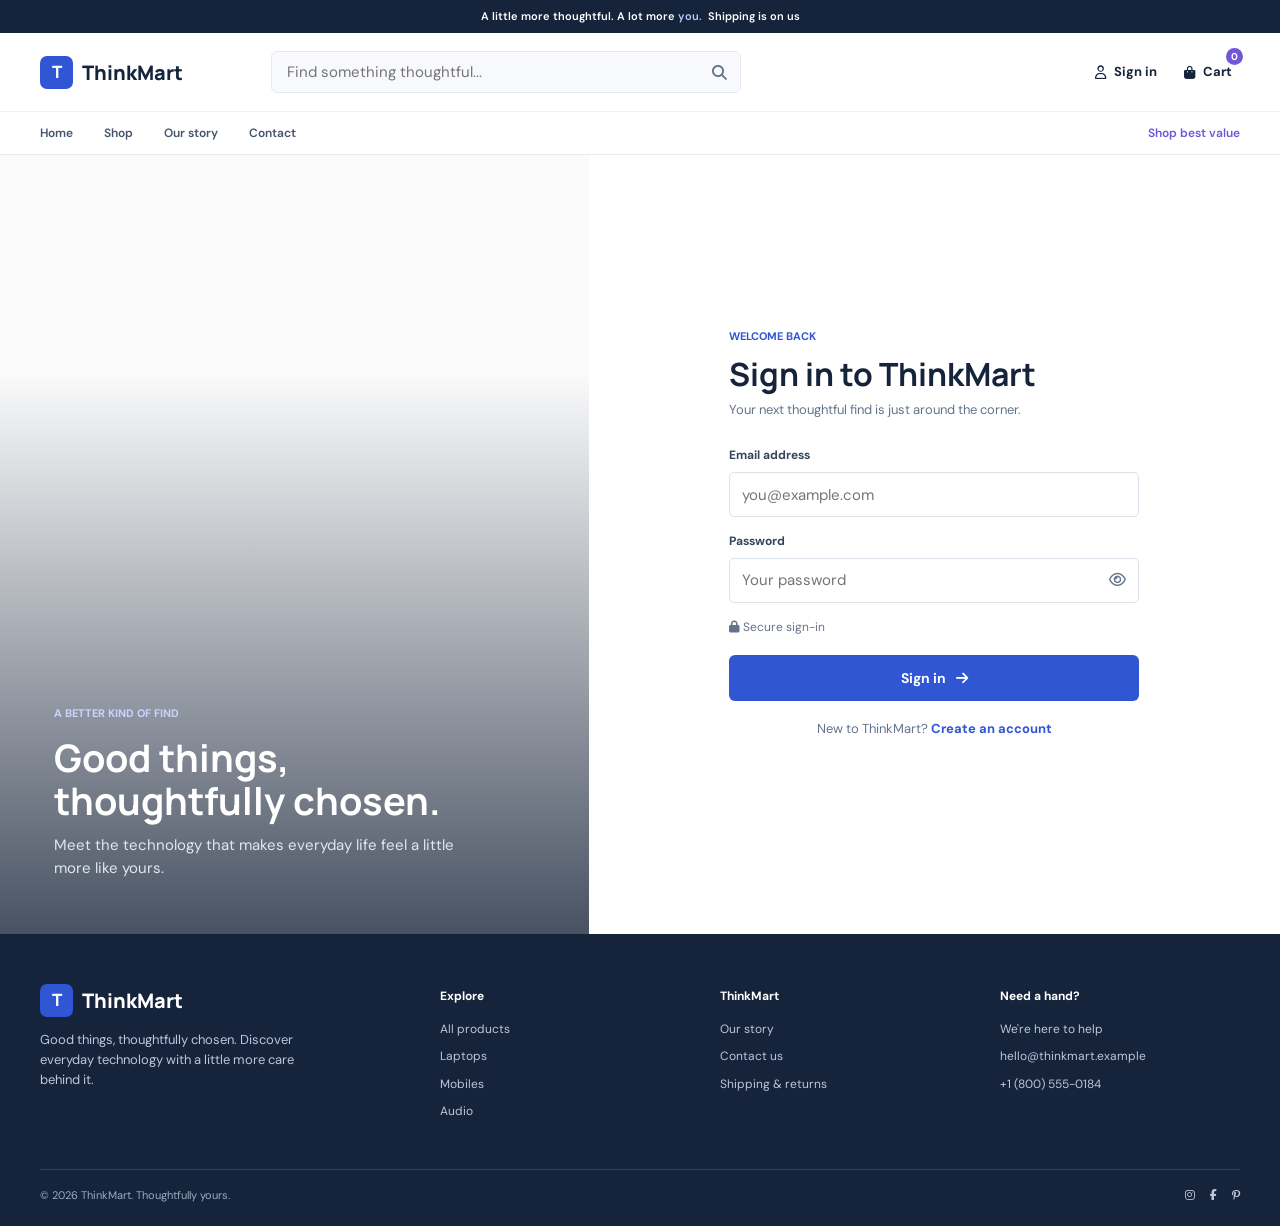
<file: frontend/index.html>
<!doctype html>
<html lang="en">
<head>
  <meta charset="utf-8">
  <meta name="viewport" content="width=device-width, initial-scale=1">
  <meta name="theme-color" content="#ffffff">
  <title>Sign in | ThinkMart</title>
  <link rel="icon" href="assets/thinkmart-mark.svg" type="image/svg+xml">
  <link rel="stylesheet" href="https://cdnjs.cloudflare.com/ajax/libs/font-awesome/6.7.2/css/all.min.css">
  <link rel="stylesheet" href="styles/main.css">
</head>
<body data-page="login">
  <div class="site-shell"><div data-app-header></div>
    <main class="site-main auth-layout">
      <aside class="auth-visual"><div class="auth-visual-copy"><span class="eyebrow" style="color:#c7d4ff">A better kind of find</span><h2>Good things, thoughtfully chosen.</h2><p>Meet the technology that makes everyday life feel a little more like yours.</p></div></aside>
      <section class="auth-form-side"><div class="auth-card">
        <span class="eyebrow">Welcome back</span><h1>Sign in to ThinkMart</h1><p>Your next thoughtful find is just around the corner.</p>
        <form class="form-stack" data-login-form>
          <div class="form-message" data-form-message role="alert"></div>
          <div class="field"><label for="login-email">Email address</label><input id="login-email" name="email" type="email" autocomplete="email" placeholder="you@example.com" required></div>
          <div class="field"><label for="login-password">Password</label><div class="password-wrap"><input id="login-password" name="password" type="password" autocomplete="current-password" placeholder="Your password" required><button class="password-toggle" type="button" data-password-toggle="login-password" aria-label="Show password"><i class="fa-regular fa-eye"></i></button></div></div>
          <div class="form-options"><span><i class="fa-solid fa-lock"></i> Secure sign-in</span></div>
          <button class="button form-submit" type="submit">Sign in <i class="fa-solid fa-arrow-right"></i></button>
        </form>
        <p class="auth-switch">New to ThinkMart? <a href="Register-Page.html">Create an account</a></p>
      </div></section>
    </main>
    <div data-app-footer></div>
  </div>
  <script src="js/app.js" defer></script>
</body>
</html>
</file>
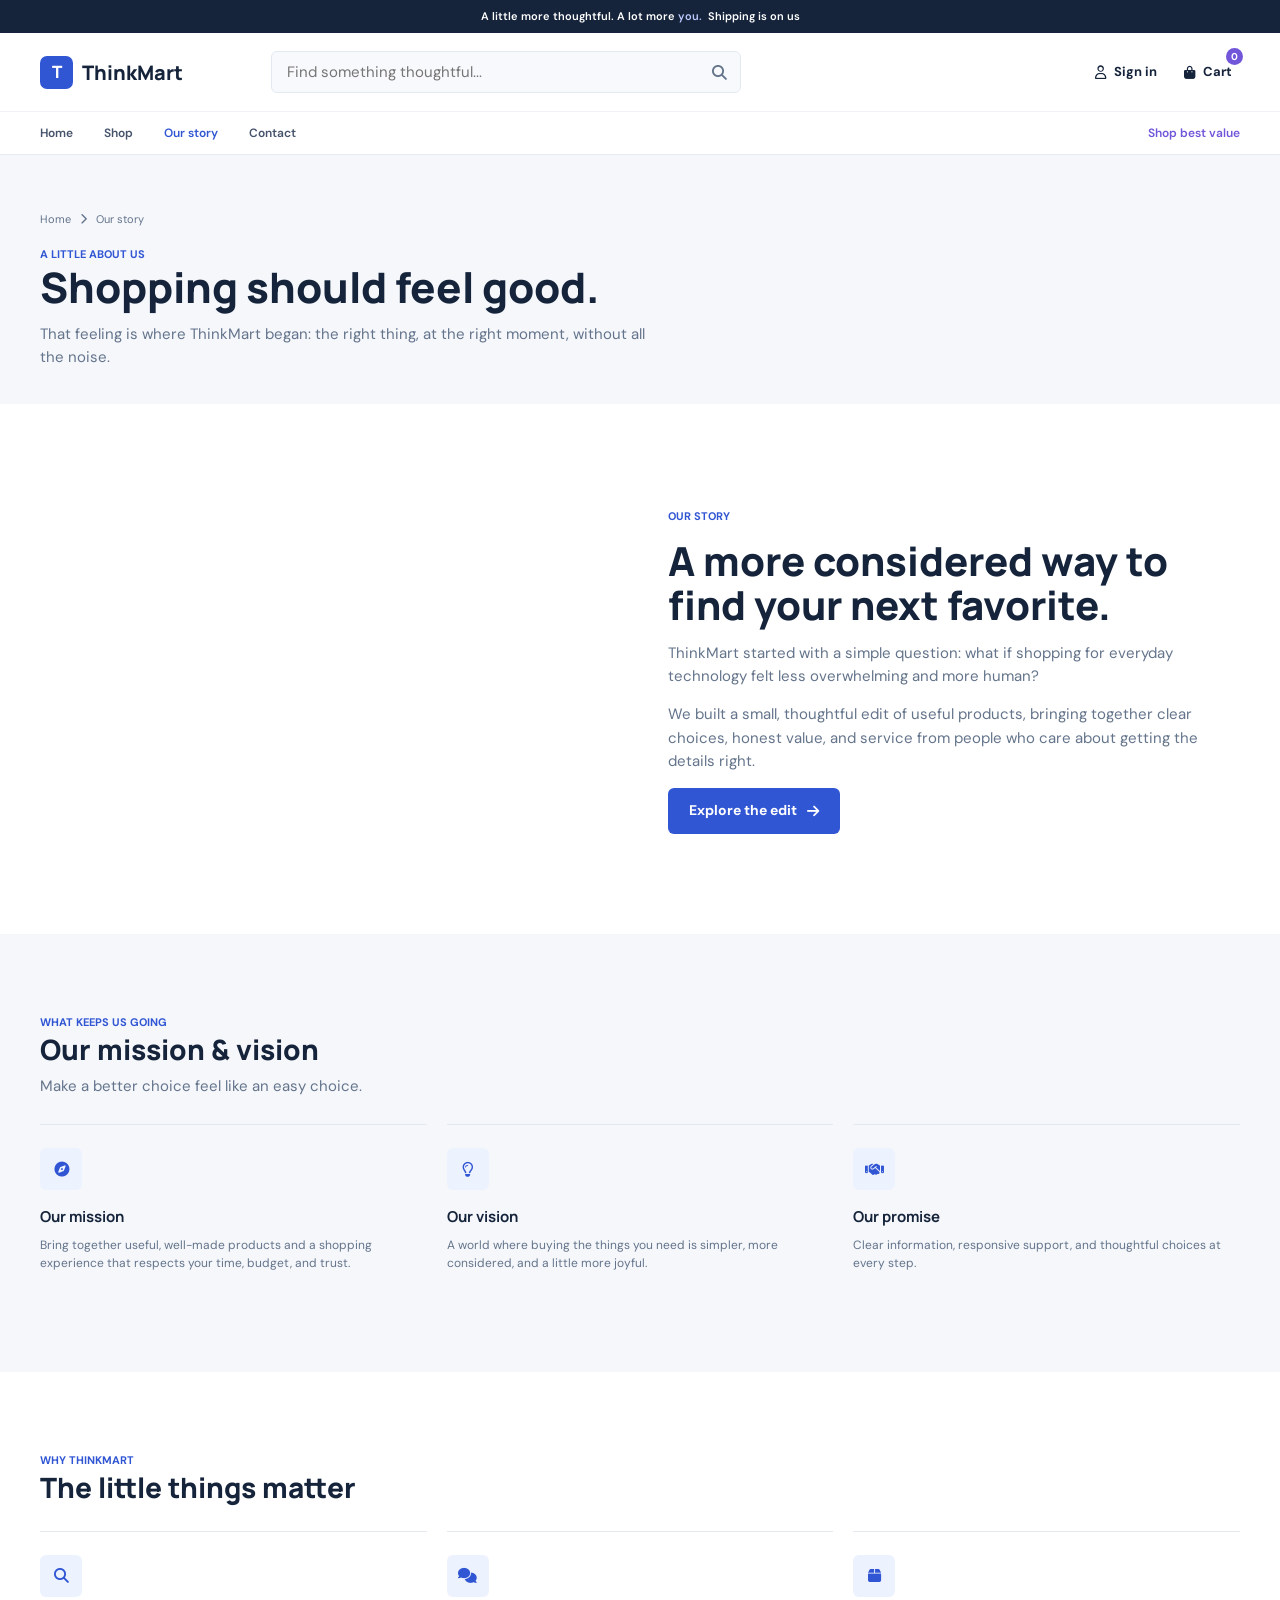
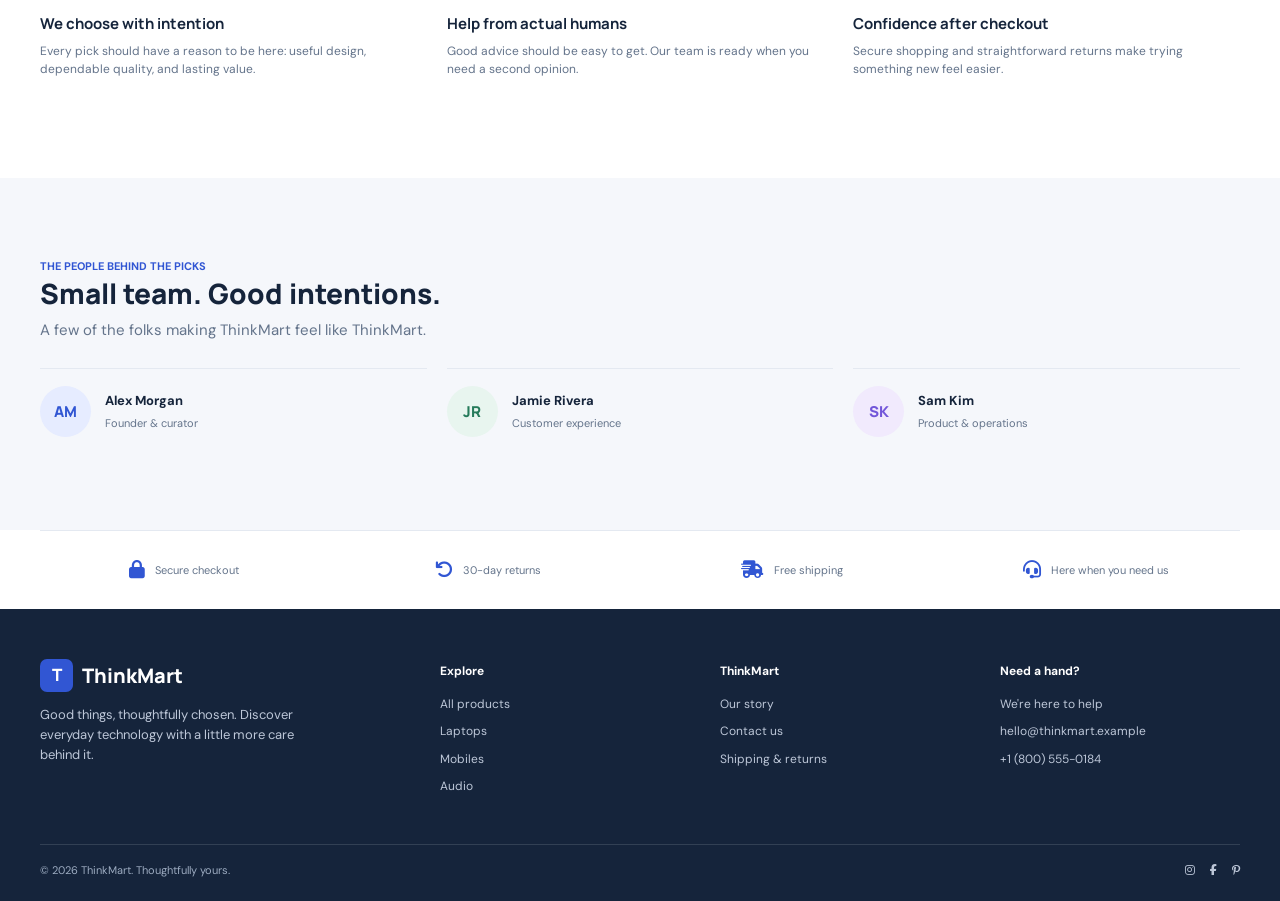
<file: frontend/About.html>
<!doctype html>
<html lang="en">
<head>
  <meta charset="utf-8">
  <meta name="viewport" content="width=device-width, initial-scale=1">
  <meta name="theme-color" content="#ffffff">
  <meta name="description" content="The people and point of view behind ThinkMart.">
  <title>Our story | ThinkMart</title>
  <link rel="icon" href="assets/thinkmart-mark.svg" type="image/svg+xml">
  <link rel="stylesheet" href="https://cdnjs.cloudflare.com/ajax/libs/font-awesome/6.7.2/css/all.min.css">
  <link rel="stylesheet" href="styles/main.css">
</head>
<body data-page="about">
  <div class="site-shell"><div data-app-header></div>
    <main class="site-main"><section class="page-intro"><div class="container"><div class="breadcrumb"><a href="Home-Page.html">Home</a><i class="fa-solid fa-chevron-right"></i><span>Our story</span></div><span class="eyebrow">A little about us</span><h1 class="display-title">Shopping should feel good.</h1><p>That feeling is where ThinkMart began: the right thing, at the right moment, without all the noise.</p></div></section>
      <section class="container about-story"><div class="about-image" role="img" aria-label="The ThinkMart team collaborating around a table"></div><div class="about-copy"><span class="eyebrow">Our story</span><h2 class="display-title">A more considered way to find your next favorite.</h2><p>ThinkMart started with a simple question: what if shopping for everyday technology felt less overwhelming and more human?</p><p>We built a small, thoughtful edit of useful products, bringing together clear choices, honest value, and service from people who care about getting the details right.</p><a class="button" href="Products.html">Explore the edit <i class="fa-solid fa-arrow-right"></i></a></div></section>
      <section class="section section-tint"><div class="container"><div class="section-heading"><div><span class="eyebrow">What keeps us going</span><h2 class="section-title">Our mission & vision</h2><p class="section-copy">Make a better choice feel like an easy choice.</p></div></div><div class="value-grid"><article class="value-item"><i class="fa-solid fa-compass"></i><h3>Our mission</h3><p>Bring together useful, well-made products and a shopping experience that respects your time, budget, and trust.</p></article><article class="value-item"><i class="fa-regular fa-lightbulb"></i><h3>Our vision</h3><p>A world where buying the things you need is simpler, more considered, and a little more joyful.</p></article><article class="value-item"><i class="fa-solid fa-handshake"></i><h3>Our promise</h3><p>Clear information, responsive support, and thoughtful choices at every step.</p></article></div></div></section>
      <section class="section"><div class="container"><div class="section-heading"><div><span class="eyebrow">Why ThinkMart</span><h2 class="section-title">The little things matter</h2></div></div><div class="value-grid"><article class="value-item"><i class="fa-solid fa-magnifying-glass"></i><h3>We choose with intention</h3><p>Every pick should have a reason to be here: useful design, dependable quality, and lasting value.</p></article><article class="value-item"><i class="fa-solid fa-comments"></i><h3>Help from actual humans</h3><p>Good advice should be easy to get. Our team is ready when you need a second opinion.</p></article><article class="value-item"><i class="fa-solid fa-box"></i><h3>Confidence after checkout</h3><p>Secure shopping and straightforward returns make trying something new feel easier.</p></article></div></div></section>
      <section class="section section-tint"><div class="container"><div class="section-heading"><div><span class="eyebrow">The people behind the picks</span><h2 class="section-title">Small team. Good intentions.</h2><p class="section-copy">A few of the folks making ThinkMart feel like ThinkMart.</p></div></div><div class="team-grid"><article class="team-member"><div class="team-avatar">AM</div><div><h3>Alex Morgan</h3><p>Founder & curator</p></div></article><article class="team-member"><div class="team-avatar" style="background:#e8f5ef;color:#267b5b">JR</div><div><h3>Jamie Rivera</h3><p>Customer experience</p></div></article><article class="team-member"><div class="team-avatar" style="background:#f1eafd;color:#7256d9">SK</div><div><h3>Sam Kim</h3><p>Product & operations</p></div></article></div></div></section>
      <section class="container"><div class="trust-badges"><div class="trust-badge"><i class="fa-solid fa-lock"></i><span>Secure checkout</span></div><div class="trust-badge"><i class="fa-solid fa-arrow-rotate-left"></i><span>30-day returns</span></div><div class="trust-badge"><i class="fa-solid fa-truck-fast"></i><span>Free shipping</span></div><div class="trust-badge"><i class="fa-solid fa-headset"></i><span>Here when you need us</span></div></div></section>
    </main>
    <div data-app-footer></div>
  </div>
  <script src="js/app.js" defer></script>
</body>
</html>
</file>
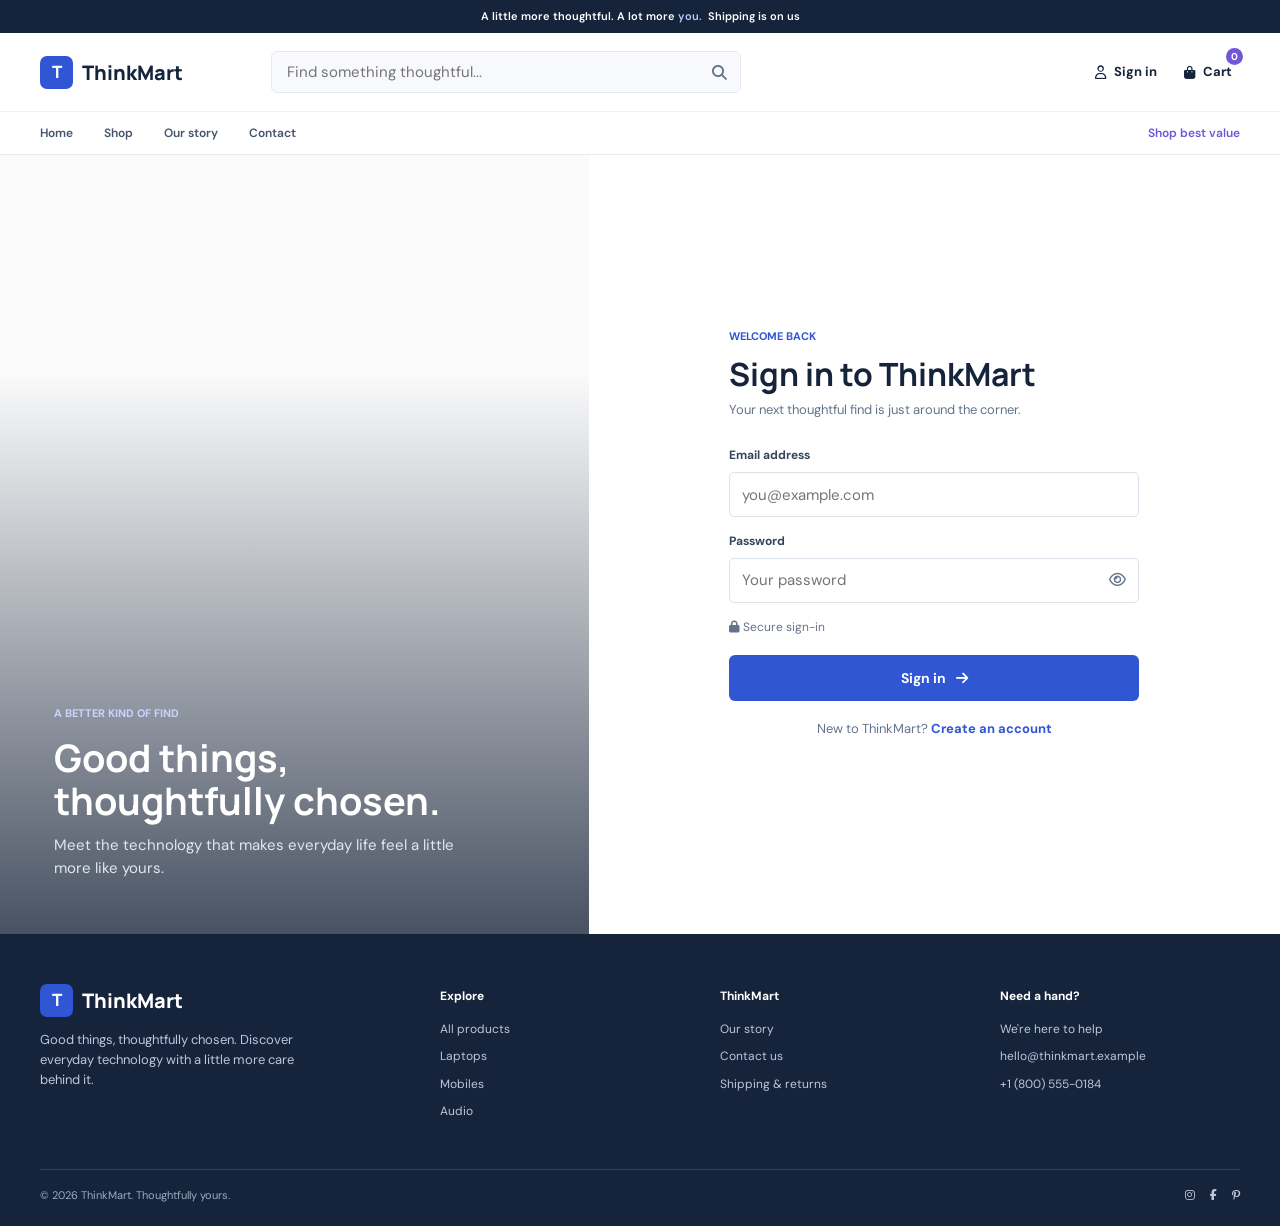
<file: frontend/Cart.html>
<!doctype html>
<html lang="en">
<head>
  <meta charset="utf-8">
  <meta name="viewport" content="width=device-width, initial-scale=1">
  <meta name="theme-color" content="#ffffff">
  <title>Your cart | ThinkMart</title>
  <link rel="icon" href="assets/thinkmart-mark.svg" type="image/svg+xml">
  <link rel="stylesheet" href="https://cdnjs.cloudflare.com/ajax/libs/font-awesome/6.7.2/css/all.min.css">
  <link rel="stylesheet" href="styles/main.css">
</head>
<body data-page="cart">
  <div class="site-shell"><div data-app-header></div>
    <main class="site-main"><section class="page-intro"><div class="container"><div class="breadcrumb"><a href="Home-Page.html">Home</a><i class="fa-solid fa-chevron-right"></i><span>Your cart</span></div><span class="eyebrow">Almost yours</span><h1 class="display-title">Your cart</h1><p>A thoughtful find is just a few steps away.</p></div></section>
      <div class="container cart-layout"><section><div class="cart-heading"><h2>Your picks</h2><span class="muted" data-cart-items-count>Loading...</span></div><div data-cart-error class="form-message" role="alert"></div><div data-cart-lines><div class="product-loading"><i class="fa-solid fa-circle-notch fa-spin"></i>Loading your cart...</div></div></section><aside class="summary-card" data-cart-summary><h2>Order summary</h2><div class="product-loading"><i class="fa-solid fa-circle-notch fa-spin"></i>Calculating...</div></aside></div>
    </main>
    <div data-app-footer></div>
  </div>
  <script src="js/app.js" defer></script>
</body>
</html>
</file>
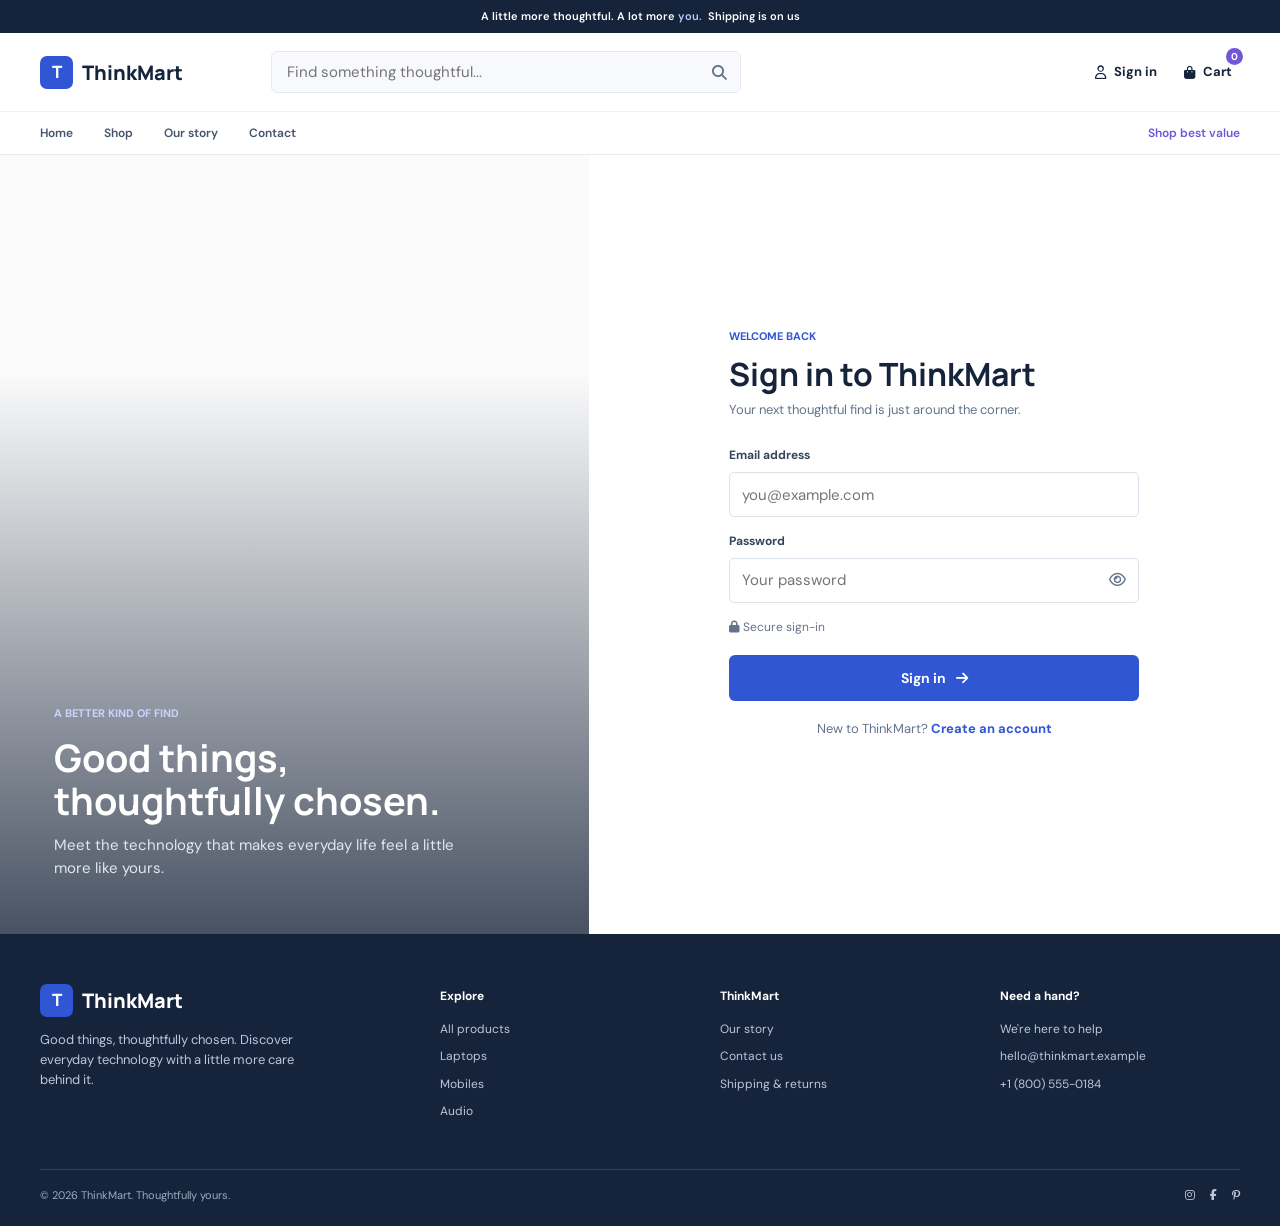
<file: frontend/Checkout.html>
<!doctype html>
<html lang="en">
<head>
  <meta charset="utf-8">
  <meta name="viewport" content="width=device-width, initial-scale=1">
  <meta name="theme-color" content="#ffffff">
  <title>Checkout | ThinkMart</title>
  <link rel="icon" href="assets/thinkmart-mark.svg" type="image/svg+xml">
  <link rel="stylesheet" href="https://cdnjs.cloudflare.com/ajax/libs/font-awesome/6.7.2/css/all.min.css">
  <link rel="stylesheet" href="styles/main.css">
</head>
<body data-page="checkout">
  <div class="site-shell"><div data-app-header></div>
    <main class="site-main"><section class="page-intro"><div class="container"><div class="breadcrumb"><a href="Cart.html">Your cart</a><i class="fa-solid fa-chevron-right"></i><span>Checkout</span></div><span class="eyebrow">The easy part</span><h1 class="display-title">Let's get it to you.</h1><p>Check your details, confirm your address, and we'll take it from here.</p></div></section>
      <div class="container" data-checkout-content><div class="checkout-layout"><form class="form-stack" data-checkout-form><section class="checkout-section"><h2>Contact details</h2><div class="form-grid"><div class="field"><label for="checkout-name">Full name</label><input id="checkout-name" name="customerName" autocomplete="name" maxlength="100" required></div><div class="field"><label for="checkout-email">Email address</label><input id="checkout-email" name="customerEmail" type="email" autocomplete="email" maxlength="190" required></div><div class="field field-full"><label for="checkout-phone">Phone number</label><input id="checkout-phone" name="customerPhone" type="tel" autocomplete="tel" minlength="7" maxlength="30" required></div></div></section><section class="checkout-section"><h2>Delivery address</h2><div class="form-grid"><div class="field field-full"><label for="checkout-address">Street address, city, and postal code</label><textarea id="checkout-address" name="deliveryAddress" autocomplete="street-address" maxlength="1500" placeholder="123 Market Street, San Francisco, CA 94105" required></textarea></div></div></section><section class="checkout-section"><h2>Payment</h2><div class="payment-choice"><i class="fa-solid fa-circle-check"></i><div><strong>Demo payment confirmation</strong><small>No card details are collected and no real payment is processed.</small></div></div></section><div class="form-message" data-checkout-error role="alert"></div><button class="button form-submit" type="submit">Place order <i class="fa-solid fa-arrow-right"></i></button></form>
        <aside class="summary-card checkout-summary"><h2>Your order</h2><div class="order-mini-list" data-checkout-items><div class="product-loading"><i class="fa-solid fa-circle-notch fa-spin"></i>Loading order...</div></div><div class="summary-row" style="margin-top:19px"><span>Subtotal</span><strong data-checkout-subtotal>--</strong></div><div class="summary-row"><span>ThinkMart savings</span><strong data-checkout-discount>--</strong></div><div class="summary-row"><span>Shipping</span><strong>Free</strong></div><div class="summary-row total"><span>Total</span><span data-checkout-total>--</span></div><div class="secure-note"><i class="fa-solid fa-lock"></i> Your details stay protected</div></aside></div></div>
    </main>
    <div data-app-footer></div>
  </div>
  <script src="js/app.js" defer></script>
</body>
</html>
</file>
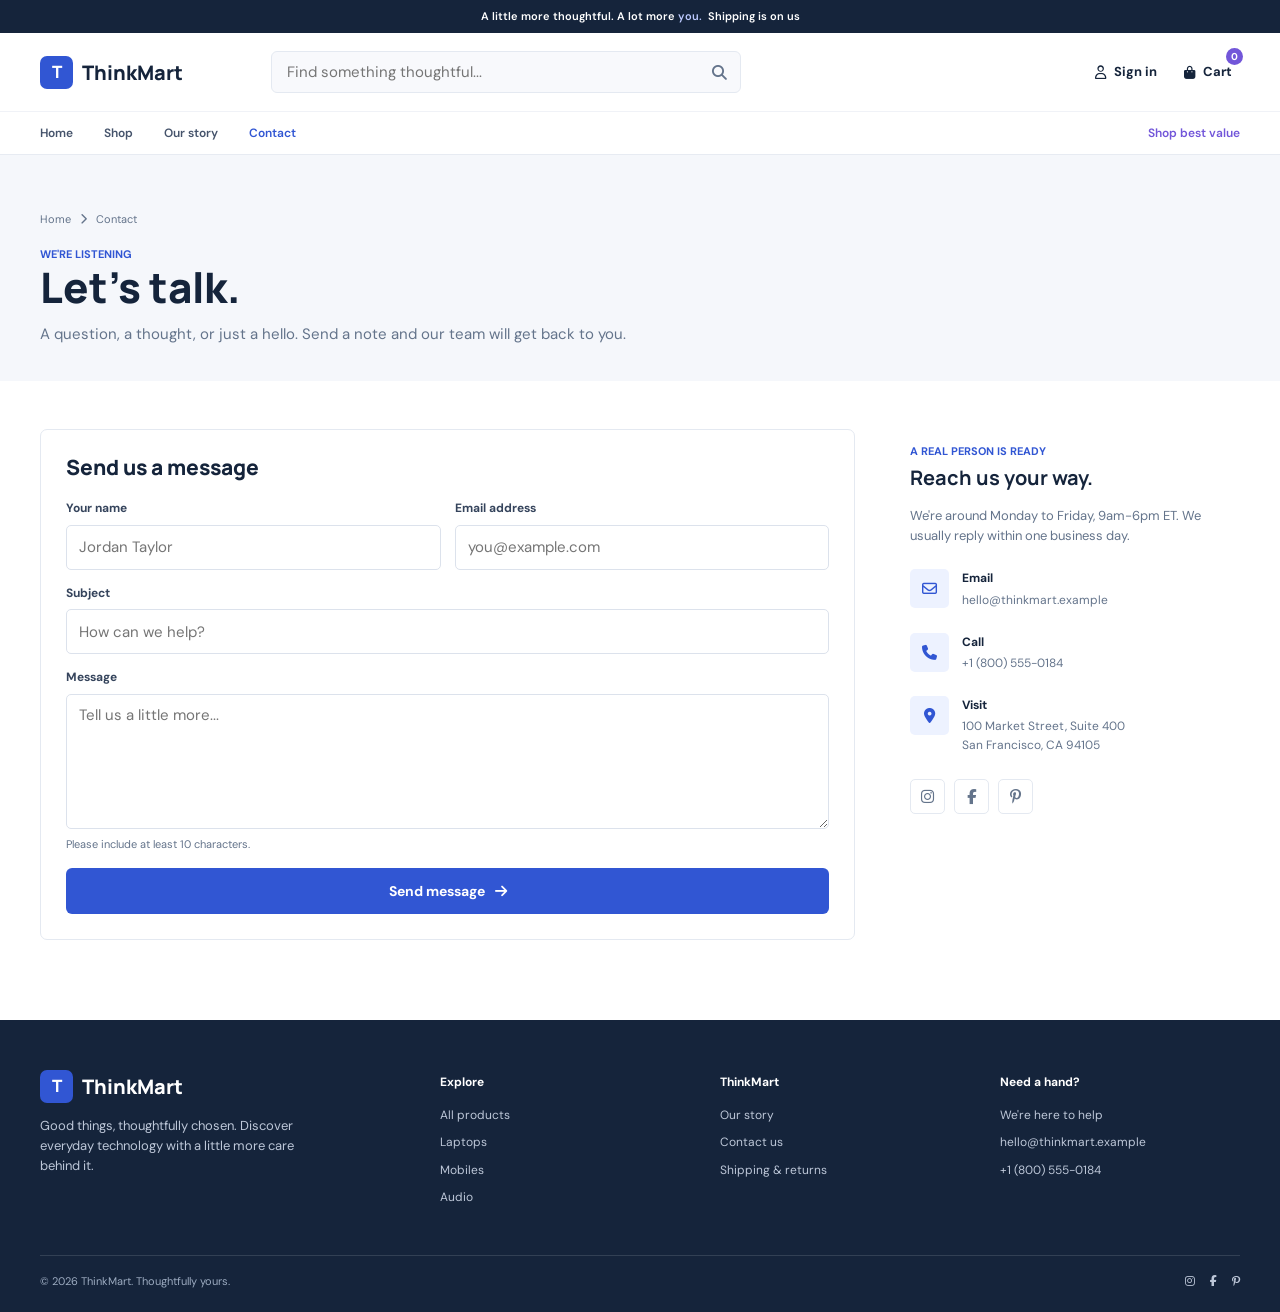
<file: frontend/Contact.html>
<!doctype html>
<html lang="en">
<head>
  <meta charset="utf-8">
  <meta name="viewport" content="width=device-width, initial-scale=1">
  <meta name="theme-color" content="#ffffff">
  <title>Contact us | ThinkMart</title>
  <link rel="icon" href="assets/thinkmart-mark.svg" type="image/svg+xml">
  <link rel="stylesheet" href="https://cdnjs.cloudflare.com/ajax/libs/font-awesome/6.7.2/css/all.min.css">
  <link rel="stylesheet" href="styles/main.css">
</head>
<body data-page="contact">
  <div class="site-shell"><div data-app-header></div>
    <main class="site-main"><section class="page-intro"><div class="container"><div class="breadcrumb"><a href="Home-Page.html">Home</a><i class="fa-solid fa-chevron-right"></i><span>Contact</span></div><span class="eyebrow">We're listening</span><h1 class="display-title">Let's talk.</h1><p>A question, a thought, or just a hello. Send a note and our team will get back to you.</p></div></section>
      <div class="container contact-layout"><section class="contact-panel"><h2 class="section-title" style="font-size:21px;margin-bottom:19px">Send us a message</h2><form class="form-stack" data-contact-form><div class="form-message" data-contact-message role="status"></div><div class="form-grid"><div class="field"><label for="contact-name">Your name</label><input id="contact-name" name="name" autocomplete="name" maxlength="100" placeholder="Jordan Taylor" required></div><div class="field"><label for="contact-email">Email address</label><input id="contact-email" name="email" type="email" autocomplete="email" maxlength="190" placeholder="you@example.com" required></div><div class="field field-full"><label for="contact-subject">Subject</label><input id="contact-subject" name="subject" maxlength="160" placeholder="How can we help?" required></div><div class="field field-full"><label for="contact-message">Message</label><textarea id="contact-message" name="message" minlength="10" maxlength="5000" placeholder="Tell us a little more..." required></textarea><span class="field-hint">Please include at least 10 characters.</span></div></div><button class="button" type="submit">Send message <i class="fa-solid fa-arrow-right"></i></button></form></section>
        <aside class="contact-aside"><span class="eyebrow">A real person is ready</span><h2>Reach us your way.</h2><p>We're around Monday to Friday, 9am-6pm ET. We usually reply within one business day.</p><div class="contact-detail"><i class="fa-regular fa-envelope"></i><div><strong>Email</strong><span>hello@thinkmart.example</span></div></div><div class="contact-detail"><i class="fa-solid fa-phone"></i><div><strong>Call</strong><span>+1 (800) 555-0184</span></div></div><div class="contact-detail"><i class="fa-solid fa-location-dot"></i><div><strong>Visit</strong><span>100 Market Street, Suite 400<br>San Francisco, CA 94105</span></div></div><div class="social-links"><a href="https://www.instagram.com/" aria-label="Instagram"><i class="fa-brands fa-instagram"></i></a><a href="https://www.facebook.com/" aria-label="Facebook"><i class="fa-brands fa-facebook-f"></i></a><a href="https://www.pinterest.com/" aria-label="Pinterest"><i class="fa-brands fa-pinterest-p"></i></a></div></aside>
      </div>
    </main>
    <div data-app-footer></div>
  </div>
  <script src="js/app.js" defer></script>
</body>
</html>
</file>
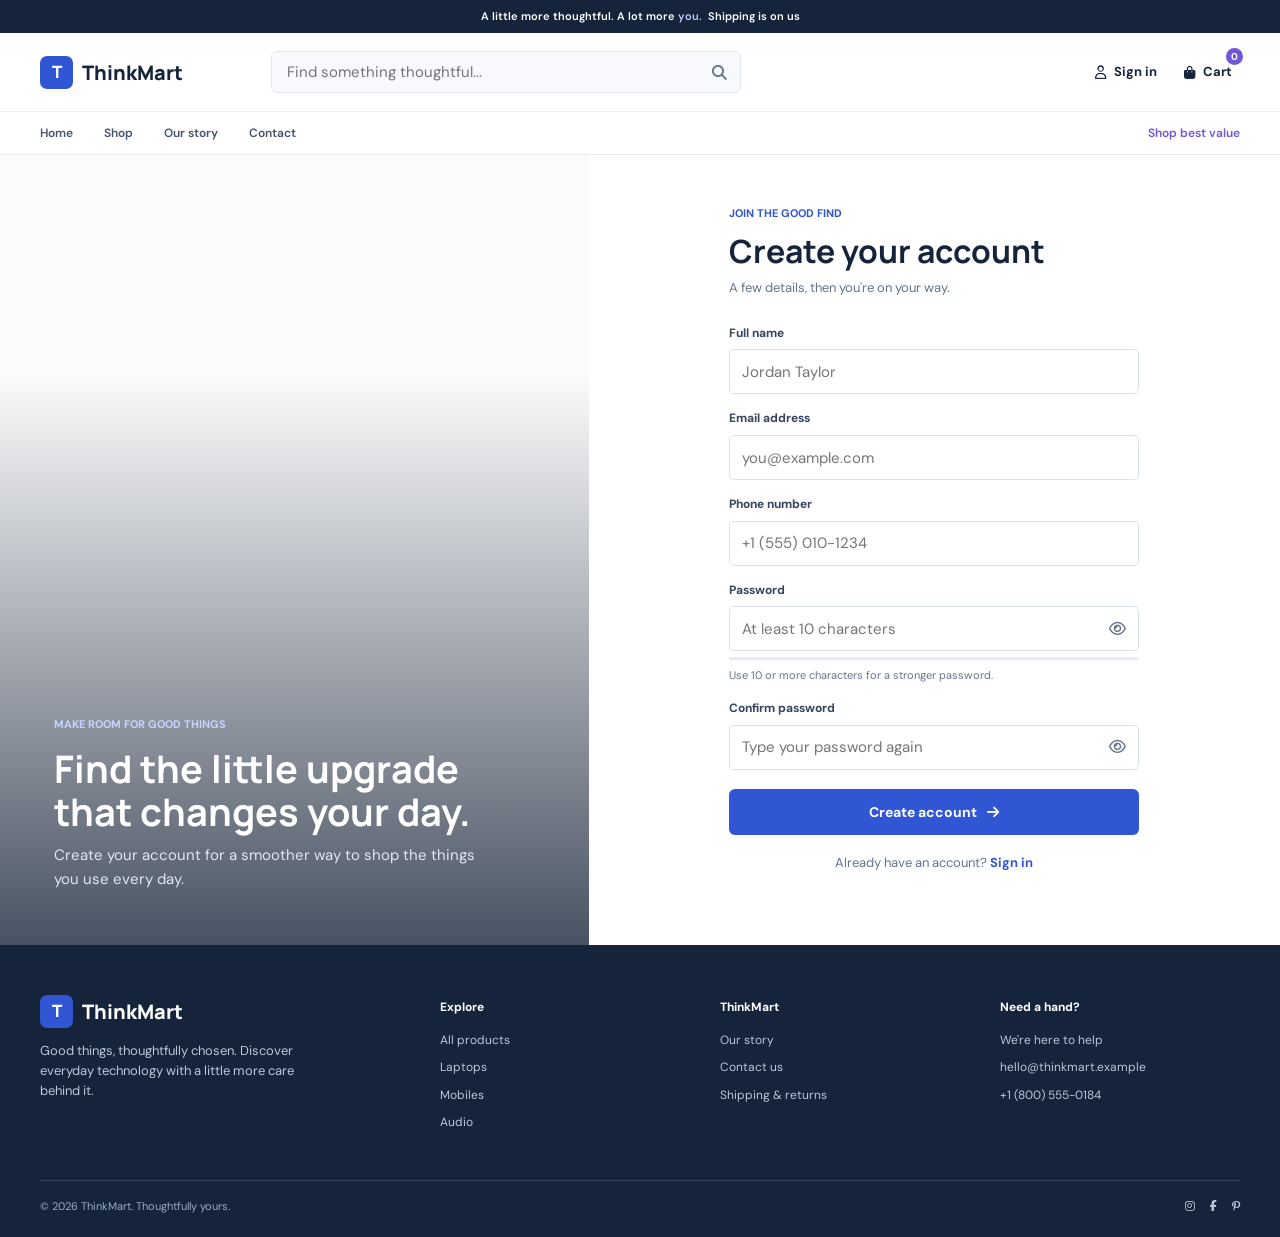
<file: frontend/Register-Page.html>
<!doctype html>
<html lang="en">
<head>
  <meta charset="utf-8">
  <meta name="viewport" content="width=device-width, initial-scale=1">
  <meta name="theme-color" content="#ffffff">
  <title>Create an account | ThinkMart</title>
  <link rel="icon" href="assets/thinkmart-mark.svg" type="image/svg+xml">
  <link rel="stylesheet" href="https://cdnjs.cloudflare.com/ajax/libs/font-awesome/6.7.2/css/all.min.css">
  <link rel="stylesheet" href="styles/main.css">
</head>
<body data-page="register">
  <div class="site-shell"><div data-app-header></div>
    <main class="site-main auth-layout">
      <aside class="auth-visual"><div class="auth-visual-copy"><span class="eyebrow" style="color:#c7d4ff">Make room for good things</span><h2>Find the little upgrade that changes your day.</h2><p>Create your account for a smoother way to shop the things you use every day.</p></div></aside>
      <section class="auth-form-side"><div class="auth-card">
        <span class="eyebrow">Join the good find</span><h1>Create your account</h1><p>A few details, then you're on your way.</p>
        <form class="form-stack" data-register-form>
          <div class="form-message" data-form-message role="alert"></div>
          <div class="field"><label for="register-name">Full name</label><input id="register-name" name="fullName" type="text" autocomplete="name" maxlength="100" placeholder="Jordan Taylor" required></div>
          <div class="field"><label for="register-email">Email address</label><input id="register-email" name="email" type="email" autocomplete="email" maxlength="190" placeholder="you@example.com" required></div>
          <div class="field"><label for="register-phone">Phone number</label><input id="register-phone" name="phone" type="tel" autocomplete="tel" minlength="7" maxlength="30" placeholder="+1 (555) 010-1234" required></div>
          <div class="field"><label for="register-password">Password</label><div class="password-wrap"><input id="register-password" name="password" type="password" autocomplete="new-password" minlength="10" maxlength="72" placeholder="At least 10 characters" required><button class="password-toggle" type="button" data-password-toggle="register-password" aria-label="Show password"><i class="fa-regular fa-eye"></i></button></div><div class="password-strength" data-password-strength><span></span></div><span class="field-hint">Use 10 or more characters for a stronger password.</span></div>
          <div class="field"><label for="register-confirm">Confirm password</label><div class="password-wrap"><input id="register-confirm" name="confirmPassword" type="password" autocomplete="new-password" minlength="10" maxlength="72" placeholder="Type your password again" required><button class="password-toggle" type="button" data-password-toggle="register-confirm" aria-label="Show password"><i class="fa-regular fa-eye"></i></button></div></div>
          <button class="button form-submit" type="submit">Create account <i class="fa-solid fa-arrow-right"></i></button>
        </form>
        <p class="auth-switch">Already have an account? <a href="index.html">Sign in</a></p>
      </div></section>
    </main>
    <div data-app-footer></div>
  </div>
  <script src="js/app.js" defer></script>
</body>
</html>
</file>
<file: frontend/styles/main.css>
@import url('https://fonts.googleapis.com/css2?family=DM+Sans:wght@400;500;600;700&family=Manrope:wght@400;500;600;700;800&display=swap');

:root {
  --ink: #15243b;
  --muted: #64748b;
  --blue: #3156d3;
  --blue-dark: #233fa3;
  --violet: #7256d9;
  --mint: #e2f5ef;
  --paper: #fff;
  --canvas: #f5f7fb;
  --line: #e4e9f1;
  --soft-blue: #edf2ff;
  --danger: #bb3d48;
  --shadow: 0 18px 48px rgba(27, 45, 80, .09);
  --shadow-sm: 0 8px 26px rgba(27, 45, 80, .075);
  --radius: 8px;
  --font: 'DM Sans', sans-serif;
  --display: 'Manrope', sans-serif;
}

* { box-sizing: border-box; }
html { scroll-behavior: smooth; }
body { margin: 0; background: var(--paper); color: var(--ink); font-family: var(--font); font-size: 15px; line-height: 1.55; }
body, button, input, select, textarea { font-family: var(--font); }
button, input, select, textarea { font-size: inherit; }
button, a { -webkit-tap-highlight-color: transparent; }
a { color: inherit; text-decoration: none; }
img { display: block; max-width: 100%; }
button { cursor: pointer; }
.site-shell { min-height: 100vh; display: flex; flex-direction: column; }
.site-main { flex: 1; }
.container { width: min(1200px, calc(100% - 48px)); margin-inline: auto; }
.eyebrow { color: var(--blue); font-size: 11px; font-weight: 700; letter-spacing: 0; text-transform: uppercase; }
.display-title { margin: 0; font-family: var(--display); font-size: 48px; font-weight: 800; line-height: 1.08; letter-spacing: 0; }
.section-title { margin: 0; font-family: var(--display); font-size: 28px; font-weight: 800; line-height: 1.2; }
.section-copy { color: var(--muted); }
.section-heading { display: flex; justify-content: space-between; align-items: end; gap: 24px; margin-bottom: 26px; }
.section-heading p { max-width: 440px; margin: 8px 0 0; }
.text-link { display: inline-flex; gap: 9px; align-items: center; color: var(--blue); font-weight: 700; }
.text-link:hover { color: var(--blue-dark); }
.button { display: inline-flex; justify-content: center; align-items: center; gap: 10px; min-height: 46px; padding: 0 20px; border: 1px solid transparent; border-radius: 6px; background: var(--blue); color: #fff; font-size: 14px; font-weight: 700; transition: background .2s ease, transform .2s ease, box-shadow .2s ease; }
.button:hover { background: var(--blue-dark); box-shadow: 0 8px 20px rgba(49, 86, 211, .2); transform: translateY(-1px); }
.button:disabled { cursor: not-allowed; opacity: .58; transform: none; box-shadow: none; }
.button-outline { border-color: #cbd5e1; background: #fff; color: var(--ink); }
.button-outline:hover { border-color: var(--blue); background: var(--soft-blue); color: var(--blue); box-shadow: none; }
.button-dark { background: var(--ink); }
.button-dark:hover { background: #263a5b; }
.icon-button { display: inline-grid; place-items: center; width: 42px; height: 42px; border: 1px solid var(--line); border-radius: 6px; background: #fff; color: var(--ink); }
.icon-button:hover { border-color: var(--blue); color: var(--blue); }
.muted { color: var(--muted); }
.sr-only { position: absolute; width: 1px; height: 1px; padding: 0; margin: -1px; overflow: hidden; clip: rect(0, 0, 0, 0); white-space: nowrap; border: 0; }

.announcement { min-height: 33px; display: flex; align-items: center; justify-content: center; padding: 5px 16px; background: var(--ink); color: #fff; text-align: center; font-size: 11px; font-weight: 600; }
.announcement span { color: #bdcaff; }
.site-header { position: sticky; z-index: 20; top: 0; border-bottom: 1px solid rgba(228, 233, 241, .88); background: rgba(255,255,255,.96); backdrop-filter: blur(14px); }
.header-main { min-height: 78px; display: grid; grid-template-columns: 195px minmax(210px, 1fr) auto; align-items: center; gap: 36px; }
.brand { display: inline-flex; align-items: center; gap: 9px; width: max-content; font-family: var(--display); font-size: 20px; font-weight: 800; letter-spacing: 0; }
.brand-mark { display: grid; place-items: center; width: 33px; height: 33px; border-radius: 7px; background: var(--blue); color: #fff; font-size: 17px; }
.header-search { position: relative; max-width: 470px; }
.header-search input { width: 100%; height: 42px; padding: 0 44px 0 15px; border: 1px solid var(--line); border-radius: 6px; outline: 0; background: #f8f9fc; color: var(--ink); }
.header-search input:focus { border-color: #9aaef3; background: #fff; box-shadow: 0 0 0 3px rgba(49, 86, 211, .09); }
.header-search button { position: absolute; top: 0; right: 0; display: grid; place-items: center; width: 43px; height: 42px; border: 0; background: none; color: var(--muted); }
.header-actions { display: flex; align-items: center; gap: 11px; }
.header-action { position: relative; display: inline-flex; align-items: center; justify-content: center; gap: 8px; min-height: 40px; padding: 0 8px; border: 0; background: transparent; color: var(--ink); font-size: 13px; font-weight: 700; }
.header-action:hover { color: var(--blue); }
.cart-count { position: absolute; top: -4px; right: -3px; display: grid; place-items: center; min-width: 17px; height: 17px; padding: 0 4px; border-radius: 9px; background: var(--violet); color: #fff; font-size: 10px; }
.mobile-menu-button { display: none; }
.nav-row { border-top: 1px solid #f0f2f7; }
.nav-inner { display: flex; align-items: center; gap: 31px; min-height: 42px; }
.nav-inner a { color: #45536b; font-size: 12px; font-weight: 600; }
.nav-inner a:hover, .nav-inner a[aria-current="page"] { color: var(--blue); }
.nav-spacer { flex: 1; }
.nav-promo { color: var(--violet) !important; }
.mobile-nav { display: none; }

.hero { position: relative; overflow: hidden; min-height: 500px; display: grid; align-items: center; margin: 0; background: #eaf0fb; }
.hero:before { position: absolute; inset: 0; content: ''; background: linear-gradient(90deg, rgba(235,241,252,.97) 0%, rgba(235,241,252,.92) 39%, rgba(235,241,252,.1) 76%), url('https://images.unsplash.com/photo-1496181133206-80ce9b88a853?auto=format&fit=crop&w=2200&q=90') center 53%/cover; }
.hero-content { position: relative; z-index: 1; width: min(1200px, calc(100% - 48px)); margin: 0 auto; padding: 70px 0; animation: rise-in .55s ease both; }
.hero-copy { max-width: 525px; }
.hero .eyebrow { margin-bottom: 18px; }
.hero-title { margin: 0 0 18px; font-family: var(--display); font-size: 68px; font-weight: 800; line-height: .99; letter-spacing: 0; }
.hero-title span { color: var(--blue); }
.hero-copy p { max-width: 420px; margin: 0 0 26px; color: #51617b; font-size: 16px; }
.hero-buttons { display: flex; flex-wrap: wrap; gap: 11px; }
.hero-note { display: flex; align-items: center; gap: 10px; margin-top: 29px; color: #4a5870; font-size: 12px; font-weight: 600; }
.hero-note i { color: var(--blue); }
.hero-stamp { position: absolute; right: max(8%, calc((100% - 1200px)/2)); bottom: 40px; display: grid; place-items: center; width: 112px; height: 112px; border: 1px solid rgba(255,255,255,.75); border-radius: 50%; background: rgba(255,255,255,.86); color: var(--blue); text-align: center; box-shadow: var(--shadow-sm); transform: rotate(9deg); }
.hero-stamp strong { font-family: var(--display); font-size: 23px; line-height: 1; }
.hero-stamp small { display: block; color: var(--muted); font-size: 9px; font-weight: 700; text-transform: uppercase; }
@keyframes rise-in { from { opacity: 0; transform: translateY(14px); } to { opacity: 1; transform: translateY(0); } }

.trust-strip { display: grid; grid-template-columns: repeat(4, 1fr); gap: 20px; padding: 22px 0; border-bottom: 1px solid var(--line); }
.trust-item { display: flex; align-items: center; justify-content: center; gap: 12px; color: #59677d; font-size: 12px; }
.trust-item i { color: var(--blue); font-size: 18px; }
.trust-item strong { display: block; color: var(--ink); font-size: 12px; }
.section { padding: 76px 0; }
.section-tint { background: var(--canvas); }
.category-grid { display: grid; grid-template-columns: repeat(5, 1fr); gap: 14px; }
.category-tile { position: relative; overflow: hidden; min-height: 154px; display: flex; align-items: end; padding: 17px; border-radius: 7px; background: #e9edf7; }
.category-tile:before { position: absolute; inset: 0; content: ''; background: linear-gradient(0deg, rgba(18,31,54,.73), rgba(18,31,54,0) 69%), var(--category-image) center/cover; transition: transform .35s ease; }
.category-tile:hover:before { transform: scale(1.05); }
.category-tile span { position: relative; color: #fff; font-family: var(--display); font-size: 17px; font-weight: 800; }
.category-tile small { display: block; margin-top: 2px; color: rgba(255,255,255,.8); font-family: var(--font); font-size: 11px; font-weight: 500; }
.product-grid { display: grid; grid-template-columns: repeat(4, minmax(0, 1fr)); gap: 19px; }
.product-detail { grid-column: 1 / -1; display: grid; grid-template-columns: minmax(0, 1.05fr) minmax(300px, .95fr); align-items: center; gap: 48px; padding: 18px 0; }
.product-detail-image { width: 100%; aspect-ratio: 1.2 / 1; border-radius: 7px; background: #f1f3f8; object-fit: cover; }
.product-detail-copy h2 { margin: 8px 0 11px; font-family: var(--display); font-size: 32px; line-height: 1.15; }
.product-detail-copy > p { max-width: 510px; color: var(--muted); }
.product-detail-price { margin-top: 21px; font-family: var(--display); font-size: 26px; font-weight: 800; }
.product-detail-price del { margin-left: 7px; color: #9aa4b4; font-family: var(--font); font-size: 14px; font-weight: 500; }
.product-card { overflow: hidden; border: 1px solid var(--line); border-radius: 7px; background: #fff; transition: transform .22s ease, box-shadow .22s ease, border-color .22s ease; }
.product-card:hover { border-color: #d3dcf1; box-shadow: var(--shadow-sm); transform: translateY(-3px); }
.product-image-wrap { position: relative; overflow: hidden; aspect-ratio: 1.16 / 1; background: #f1f3f8; }
.product-image { width: 100%; height: 100%; object-fit: cover; transition: transform .35s ease; }
.product-card:hover .product-image { transform: scale(1.035); }
.discount-badge { position: absolute; top: 12px; left: 12px; padding: 5px 8px; border-radius: 4px; background: #e5f5ee; color: #207d5a; font-size: 10px; font-weight: 700; }
.product-info { padding: 15px 15px 16px; }
.product-category { color: var(--muted); font-size: 10px; font-weight: 700; text-transform: uppercase; }
.product-name { display: block; overflow: hidden; margin: 5px 0 7px; color: var(--ink); font-family: var(--display); font-size: 15px; font-weight: 700; text-overflow: ellipsis; white-space: nowrap; }
.product-name:hover { color: var(--blue); }
.product-rating { display: flex; align-items: center; gap: 5px; color: #efaa3d; font-size: 11px; }
.product-rating span { color: var(--muted); }
.product-buy-row { display: flex; justify-content: space-between; align-items: center; gap: 8px; margin-top: 13px; }
.product-price { color: var(--ink); font-family: var(--display); font-size: 17px; font-weight: 800; white-space: nowrap; }
.product-price del { margin-left: 4px; color: #9aa4b4; font-family: var(--font); font-size: 11px; font-weight: 500; }
.add-button { display: grid; flex: 0 0 auto; place-items: center; width: 36px; height: 36px; border: 0; border-radius: 5px; background: var(--soft-blue); color: var(--blue); }
.add-button:hover { background: var(--blue); color: #fff; }
.product-loading { grid-column: 1 / -1; padding: 45px 0; color: var(--muted); text-align: center; }
.product-loading i { display: block; margin-bottom: 10px; color: var(--blue); font-size: 22px; }

.offer-band { position: relative; overflow: hidden; display: grid; grid-template-columns: 1.1fr .9fr; min-height: 295px; border-radius: 8px; background: #202f60; color: #fff; }
.offer-copy { position: relative; z-index: 1; align-self: center; padding: 40px 48px; }
.offer-copy .eyebrow { color: #bdcaff; }
.offer-copy h2 { max-width: 430px; margin: 10px 0 12px; font-family: var(--display); font-size: 34px; line-height: 1.12; }
.offer-copy p { max-width: 390px; margin: 0 0 22px; color: #d2daf3; }
.offer-image { min-height: 295px; background: linear-gradient(90deg, #202f60 0%, rgba(32,47,96,.05) 40%), url('https://images.unsplash.com/photo-1505740420928-5e560c06d30e?auto=format&fit=crop&w=1000&q=85') center/cover; }
.newsletter { display: flex; justify-content: space-between; align-items: center; gap: 30px; padding: 34px 0; border-top: 1px solid var(--line); }
.newsletter h3 { margin: 0; font-family: var(--display); font-size: 20px; }
.newsletter p { margin: 5px 0 0; color: var(--muted); font-size: 13px; }
.newsletter-form { display: flex; width: min(430px, 100%); }
.newsletter-form input { flex: 1; min-width: 0; height: 44px; padding: 0 13px; border: 1px solid var(--line); border-right: 0; border-radius: 5px 0 0 5px; outline: 0; }
.newsletter-form button { border-radius: 0 5px 5px 0; }

.site-footer { padding: 50px 0 22px; background: #15243b; color: #fff; }
.footer-grid { display: grid; grid-template-columns: 1.5fr repeat(3, 1fr); gap: 40px; padding-bottom: 39px; }
.footer-brand p { max-width: 265px; color: #bdc7d8; font-size: 13px; }
.footer-brand .brand { color: #fff; }
.footer-column h4 { margin: 3px 0 14px; font-size: 12px; }
.footer-column a { display: block; width: max-content; max-width: 100%; margin: 9px 0; color: #bdc7d8; font-size: 12px; }
.footer-column a:hover { color: #fff; }
.footer-bottom { display: flex; justify-content: space-between; gap: 15px; padding-top: 17px; border-top: 1px solid #ffffff20; color: #9cabc0; font-size: 11px; }
.footer-socials { display: flex; gap: 15px; }
.footer-socials a { color: #bdc7d8; }

.page-intro { padding: 56px 0 35px; background: var(--canvas); }
.breadcrumb { display: flex; align-items: center; gap: 9px; margin-bottom: 14px; color: var(--muted); font-size: 11px; }
.breadcrumb a:hover { color: var(--blue); }
.page-intro .display-title { font-size: 42px; }
.page-intro p { max-width: 620px; margin: 12px 0 0; color: var(--muted); }
.catalog-layout { display: grid; grid-template-columns: 218px minmax(0, 1fr); gap: 36px; padding: 40px 0 80px; }
.filter-panel { align-self: start; padding: 18px 0; border-top: 1px solid var(--line); }
.filter-panel h3 { margin: 0 0 15px; font-family: var(--display); font-size: 15px; }
.filter-group { padding: 19px 0; border-bottom: 1px solid var(--line); }
.filter-group label { display: flex; align-items: center; gap: 9px; margin: 10px 0; color: #536178; font-size: 13px; cursor: pointer; }
.filter-group input[type="radio"] { accent-color: var(--blue); }
.filter-select { width: 100%; height: 41px; padding: 0 11px; border: 1px solid var(--line); border-radius: 5px; background: #fff; color: var(--ink); }
.catalog-top { display: flex; justify-content: space-between; align-items: center; gap: 18px; margin-bottom: 20px; }
.catalog-count { color: var(--muted); font-size: 13px; }
.catalog-search { display: none; }
.catalog-grid { grid-template-columns: repeat(3, minmax(0, 1fr)); }
.empty-state { padding: 55px 20px; color: var(--muted); text-align: center; }
.empty-state i { display: block; margin-bottom: 15px; color: #97a5bc; font-size: 34px; }

.auth-layout { min-height: calc(100vh - 121px); display: grid; grid-template-columns: minmax(300px, .92fr) 1.08fr; }
.auth-visual { position: relative; display: flex; align-items: end; min-height: 560px; padding: 54px; background: linear-gradient(0deg, rgba(17,30,51,.77), rgba(17,30,51,.02) 72%), url('https://images.unsplash.com/photo-1523275335684-37898b6baf30?auto=format&fit=crop&w=1300&q=90') center/cover; color: #fff; }
.auth-visual-copy { max-width: 430px; }
.auth-visual-copy h2 { margin: 12px 0; font-family: var(--display); font-size: 38px; line-height: 1.12; }
.auth-visual-copy p { margin: 0; color: #e0e7f2; }
.auth-form-side { display: grid; place-items: center; padding: 46px 32px; }
.auth-card { width: min(410px, 100%); }
.auth-card h1 { margin: 9px 0 7px; font-family: var(--display); font-size: 32px; line-height: 1.17; }
.auth-card > p { margin: 0 0 26px; color: var(--muted); font-size: 13px; }
.form-stack { display: grid; gap: 15px; }
.field { display: grid; gap: 7px; }
.field label { color: #35445c; font-size: 12px; font-weight: 700; }
.field input, .field select, .field textarea { width: 100%; min-height: 45px; padding: 10px 12px; border: 1px solid #dce2ec; border-radius: 5px; outline: 0; background: #fff; color: var(--ink); }
.field textarea { min-height: 135px; resize: vertical; }
.field input:focus, .field textarea:focus, .field select:focus { border-color: #93a8ef; box-shadow: 0 0 0 3px rgba(49,86,211,.09); }
.field-hint { color: var(--muted); font-size: 11px; }
.password-wrap { position: relative; }
.password-wrap input { padding-right: 46px; }
.password-toggle { position: absolute; top: 0; right: 0; width: 44px; height: 45px; border: 0; background: transparent; color: var(--muted); }
.form-options { display: flex; align-items: center; justify-content: space-between; color: var(--muted); font-size: 12px; }
.checkbox-line { display: inline-flex; align-items: center; gap: 8px; }
.checkbox-line input { accent-color: var(--blue); }
.form-submit { width: 100%; margin-top: 4px; }
.form-message { display: none; padding: 11px 13px; border-radius: 5px; background: #fdf0f0; color: var(--danger); font-size: 12px; }
.form-message.is-visible { display: block; }
.form-message.is-success { background: #eaf8f1; color: #237551; }
.auth-switch { margin-top: 18px !important; text-align: center; }
.auth-switch a { color: var(--blue); font-weight: 700; }
.password-strength { height: 3px; overflow: hidden; margin-top: -1px; border-radius: 2px; background: #e8ecf3; }
.password-strength span { display: block; width: 0; height: 100%; background: #d85454; transition: width .2s, background .2s; }

.cart-layout { display: grid; grid-template-columns: minmax(0, 1fr) 340px; align-items: start; gap: 34px; padding: 38px 0 80px; }
.cart-heading { display: flex; justify-content: space-between; align-items: center; padding: 0 0 15px; border-bottom: 1px solid var(--line); }
.cart-heading h2 { margin: 0; font-family: var(--display); font-size: 18px; }
.cart-line { display: grid; grid-template-columns: 100px minmax(0, 1fr) 115px 85px 32px; align-items: center; gap: 16px; padding: 19px 0; border-bottom: 1px solid var(--line); }
.cart-line-image { width: 100px; height: 88px; border-radius: 5px; background: #f1f3f8; object-fit: cover; }
.cart-line h3 { margin: 0 0 5px; font-family: var(--display); font-size: 14px; }
.cart-line .muted { font-size: 11px; }
.quantity-control { display: inline-flex; align-items: center; height: 34px; border: 1px solid var(--line); border-radius: 4px; }
.quantity-control button { width: 31px; height: 32px; border: 0; background: #fff; color: var(--ink); }
.quantity-control button:hover { color: var(--blue); }
.quantity-control span { min-width: 25px; text-align: center; font-size: 12px; }
.line-price { font-family: var(--display); font-size: 14px; font-weight: 800; text-align: right; }
.remove-item { border: 0; background: transparent; color: #98a2b3; }
.remove-item:hover { color: var(--danger); }
.summary-card { padding: 21px; border: 1px solid var(--line); border-radius: 7px; background: #fff; box-shadow: 0 5px 20px rgba(27,45,80,.035); }
.summary-card h2 { margin: 0 0 18px; font-family: var(--display); font-size: 17px; }
.summary-row { display: flex; justify-content: space-between; gap: 12px; margin: 12px 0; color: var(--muted); font-size: 13px; }
.summary-row.total { margin-top: 17px; padding-top: 15px; border-top: 1px solid var(--line); color: var(--ink); font-family: var(--display); font-size: 17px; font-weight: 800; }
.summary-card .button { width: 100%; margin-top: 14px; }
.secure-note { display: flex; justify-content: center; gap: 7px; margin-top: 13px; color: var(--muted); font-size: 10px; }
.summary-promo { margin: 15px 0; padding: 12px; border-radius: 5px; background: var(--mint); color: #246c56; font-size: 11px; }

.checkout-layout { display: grid; grid-template-columns: minmax(0, 1fr) 370px; align-items: start; gap: 38px; padding: 42px 0 80px; }
.checkout-section { margin-bottom: 31px; }
.checkout-section h2 { margin: 0 0 17px; font-family: var(--display); font-size: 18px; }
.form-grid { display: grid; grid-template-columns: repeat(2, 1fr); gap: 14px; }
.form-grid .field-full { grid-column: 1 / -1; }
.payment-choice { display: flex; align-items: flex-start; gap: 12px; padding: 15px; border: 1px solid #cbd5ef; border-radius: 5px; background: #f8f9ff; }
.payment-choice i { margin-top: 2px; color: var(--blue); }
.payment-choice strong { display: block; font-size: 12px; }
.payment-choice small { color: var(--muted); }
.order-mini-list { display: grid; gap: 13px; max-height: 240px; overflow: auto; }
.order-mini-item { display: grid; grid-template-columns: 48px 1fr auto; align-items: center; gap: 11px; font-size: 11px; }
.order-mini-item img { width: 48px; height: 44px; border-radius: 4px; background: #f1f3f8; object-fit: cover; }
.order-success { max-width: 640px; margin: 55px auto 80px; padding: 40px; border: 1px solid var(--line); border-radius: 8px; text-align: center; box-shadow: var(--shadow-sm); }
.order-success > i { display: grid; place-items: center; width: 64px; height: 64px; margin: 0 auto 20px; border-radius: 50%; background: #e5f5ee; color: #25835d; font-size: 28px; }
.order-success h1 { margin: 0 0 10px; font-family: var(--display); font-size: 30px; }
.order-success p { color: var(--muted); }
.order-number { display: inline-block; margin: 10px 0 22px; padding: 9px 14px; border-radius: 5px; background: var(--canvas); color: var(--ink); font-size: 12px; font-weight: 700; }

.about-story { display: grid; grid-template-columns: 1fr 1fr; align-items: center; gap: 55px; padding: 70px 0; }
.about-image { overflow: hidden; min-height: 390px; border-radius: 7px; background: url('https://images.unsplash.com/photo-1521737711867-e3b97375f902?auto=format&fit=crop&w=1200&q=85') center/cover; }
.about-copy p { color: var(--muted); }
.about-copy .display-title { margin: 12px 0 16px; font-size: 40px; }
.value-grid { display: grid; grid-template-columns: repeat(3, 1fr); gap: 20px; }
.value-item { padding: 23px 0; border-top: 1px solid var(--line); }
.value-item i { display: grid; place-items: center; width: 42px; height: 42px; margin-bottom: 15px; border-radius: 6px; background: var(--soft-blue); color: var(--blue); }
.value-item h3 { margin: 0 0 7px; font-family: var(--display); font-size: 15px; }
.value-item p { margin: 0; color: var(--muted); font-size: 12px; }
.team-grid { display: grid; grid-template-columns: repeat(3, 1fr); gap: 20px; }
.team-member { display: flex; align-items: center; gap: 14px; padding: 17px 0; border-top: 1px solid var(--line); }
.team-avatar { display: grid; place-items: center; flex: 0 0 51px; width: 51px; height: 51px; border-radius: 50%; background: #e6ecff; color: var(--blue); font-family: var(--display); font-weight: 800; }
.team-member h3 { margin: 0; font-size: 13px; }
.team-member p { margin: 3px 0 0; color: var(--muted); font-size: 11px; }
.trust-badges { display: grid; grid-template-columns: repeat(4, 1fr); gap: 15px; padding: 30px 0; border-top: 1px solid var(--line); }
.trust-badge { display: flex; align-items: center; justify-content: center; gap: 10px; color: var(--muted); font-size: 11px; }
.trust-badge i { color: var(--blue); font-size: 18px; }

.contact-layout { display: grid; grid-template-columns: minmax(0, 1fr) 330px; gap: 55px; padding: 48px 0 80px; }
.contact-panel { padding: 25px; border: 1px solid var(--line); border-radius: 7px; }
.contact-aside { padding-top: 10px; }
.contact-aside h2 { margin: 0 0 10px; font-family: var(--display); font-size: 20px; }
.contact-aside > p { color: var(--muted); font-size: 13px; }
.contact-detail { display: flex; gap: 13px; margin: 23px 0; }
.contact-detail > i { display: grid; place-items: center; flex: 0 0 39px; height: 39px; border-radius: 5px; background: var(--soft-blue); color: var(--blue); }
.contact-detail strong { display: block; font-size: 12px; }
.contact-detail span { display: block; margin-top: 3px; color: var(--muted); font-size: 12px; }
.social-links { display: flex; gap: 9px; margin-top: 24px; }
.social-links a { display: grid; place-items: center; width: 35px; height: 35px; border: 1px solid var(--line); border-radius: 5px; color: var(--muted); }
.social-links a:hover { border-color: var(--blue); color: var(--blue); }

@media (max-width: 980px) {
  .header-main { grid-template-columns: 175px 1fr auto; gap: 20px; }
  .header-actions .header-action span.action-label { display: none; }
  .product-grid { grid-template-columns: repeat(3, minmax(0, 1fr)); }
  .catalog-grid { grid-template-columns: repeat(2, minmax(0, 1fr)); }
  .product-detail { grid-template-columns: 1fr; gap: 24px; padding: 0; }
  .product-detail-image { aspect-ratio: 1.3 / 1; }
  .product-detail-copy h2 { font-size: 27px; }
  .cart-layout { grid-template-columns: minmax(0, 1fr) 300px; gap: 22px; }
  .cart-line { grid-template-columns: 80px minmax(0, 1fr) 100px 75px 28px; gap: 11px; }
  .cart-line-image { width: 80px; height: 76px; }
  .checkout-layout { grid-template-columns: minmax(0, 1fr) 320px; gap: 24px; }
}
@media (max-width: 720px) {
  .container { width: min(100% - 32px, 560px); }
  .announcement { font-size: 10px; }
  .header-main { min-height: 65px; grid-template-columns: 1fr auto auto; gap: 10px; }
  .brand { font-size: 18px; }
  .header-search { display: none; }
  .header-actions { gap: 4px; }
  .header-action { width: 38px; padding: 0; }
  .mobile-menu-button { display: inline-grid; }
  .nav-row { display: none; }
  .mobile-nav { display: none; padding: 8px 0 14px; border-top: 1px solid var(--line); }
  .mobile-nav.is-open { display: grid; grid-template-columns: repeat(2, 1fr); gap: 0 12px; }
  .mobile-nav a { padding: 11px 0; border-bottom: 1px solid #f0f2f7; color: #45536b; font-size: 13px; font-weight: 600; }
  .hero { min-height: 480px; }
  .hero:before { background: linear-gradient(90deg, rgba(235,241,252,.98) 0%, rgba(235,241,252,.92) 60%, rgba(235,241,252,.35)), url('https://images.unsplash.com/photo-1496181133206-80ce9b88a853?auto=format&fit=crop&w=1200&q=85') 59% center/cover; }
  .hero-content { width: min(100% - 32px, 560px); padding: 53px 0; }
  .hero-copy { max-width: 450px; }
  .hero-title { max-width: 400px; font-size: 51px; }
  .hero-copy p { max-width: 350px; font-size: 14px; }
  .hero-stamp { right: 20px; bottom: 18px; width: 83px; height: 83px; }
  .hero-stamp strong { font-size: 18px; }
  .hero-stamp small { font-size: 7px; }
  .trust-strip { grid-template-columns: repeat(2, 1fr); gap: 18px 9px; padding: 19px 0; }
  .trust-item { justify-content: flex-start; font-size: 10px; }
  .trust-item i { font-size: 16px; }
  .section { padding: 55px 0; }
  .section-heading { align-items: start; }
  .section-title { font-size: 24px; }
  .section-heading p { font-size: 12px; }
  .category-grid { grid-template-columns: repeat(2, 1fr); gap: 10px; }
  .category-tile { min-height: 138px; }
  .category-tile:last-child { grid-column: 1 / -1; min-height: 115px; }
  .product-grid { grid-template-columns: repeat(2, minmax(0, 1fr)); gap: 11px; }
  .product-info { padding: 11px; }
  .product-name { font-size: 12px; }
  .product-price { font-size: 14px; }
  .product-price del { display: block; margin: 1px 0 0; font-size: 10px; }
  .product-buy-row { align-items: end; }
  .add-button { width: 33px; height: 33px; }
  .offer-band { grid-template-columns: 1fr; }
  .offer-copy { padding: 34px 25px; }
  .offer-copy h2 { font-size: 28px; }
  .offer-image { min-height: 180px; }
  .newsletter { align-items: stretch; flex-direction: column; gap: 18px; }
  .footer-grid { grid-template-columns: repeat(2, 1fr); gap: 25px 20px; }
  .footer-brand { grid-column: 1 / -1; }
  .footer-bottom { flex-direction: column; }
  .page-intro { padding: 40px 0 28px; }
  .display-title { font-size: 38px; }
  .page-intro .display-title { font-size: 34px; }
  .page-intro p { font-size: 13px; }
  .catalog-layout { display: block; padding: 27px 0 55px; }
  .filter-panel { display: grid; grid-template-columns: 1fr 1fr; gap: 0 12px; padding: 0 0 16px; border-top: 0; }
  .filter-panel > h3 { grid-column: 1 / -1; margin-bottom: 5px; }
  .filter-group { padding: 11px 0; }
  .filter-group label { margin: 8px 0; font-size: 11px; }
  .catalog-top { margin-top: 17px; }
  .catalog-grid { grid-template-columns: repeat(2, minmax(0, 1fr)); }
  .auth-layout { min-height: calc(100vh - 98px); grid-template-columns: 1fr; }
  .auth-visual { display: none; }
  .auth-form-side { align-items: start; padding: 47px 20px; }
  .auth-card h1 { font-size: 29px; }
  .cart-layout, .checkout-layout { grid-template-columns: 1fr; padding: 27px 0 55px; }
  .cart-line { grid-template-columns: 68px minmax(0, 1fr) 28px; gap: 10px; padding: 14px 0; }
  .cart-line-image { grid-row: span 2; width: 68px; height: 68px; }
  .cart-line-main { align-self: end; }
  .cart-line .quantity-control { grid-column: 2; grid-row: 2; justify-self: start; }
  .cart-line .line-price { grid-column: 2; grid-row: 1; justify-self: end; font-size: 12px; }
  .cart-line .remove-item { grid-column: 3; grid-row: 1; }
  .summary-card { padding: 18px; }
  .checkout-layout { gap: 23px; }
  .checkout-summary { grid-row: 1; }
  .about-story { grid-template-columns: 1fr; gap: 25px; padding: 47px 0; }
  .about-image { min-height: 260px; }
  .about-copy .display-title { font-size: 33px; }
  .value-grid, .team-grid { grid-template-columns: 1fr; gap: 8px; }
  .value-item { display: grid; grid-template-columns: 45px 1fr; column-gap: 13px; }
  .value-item i { grid-row: span 2; margin-bottom: 0; }
  .value-item p { grid-column: 2; }
  .trust-badges { grid-template-columns: repeat(2, 1fr); gap: 17px 8px; }
  .trust-badge { justify-content: flex-start; font-size: 10px; }
  .contact-layout { grid-template-columns: 1fr; gap: 30px; padding: 28px 0 55px; }
  .contact-panel { padding: 19px; }
  .form-grid { grid-template-columns: 1fr; }
  .form-grid .field-full { grid-column: auto; }
  .order-success { margin: 30px auto 55px; padding: 28px 20px; }
}
@media (prefers-reduced-motion: reduce) {
  *, *:before, *:after { scroll-behavior: auto !important; animation-duration: .01ms !important; animation-iteration-count: 1 !important; transition-duration: .01ms !important; }
}
</file>
